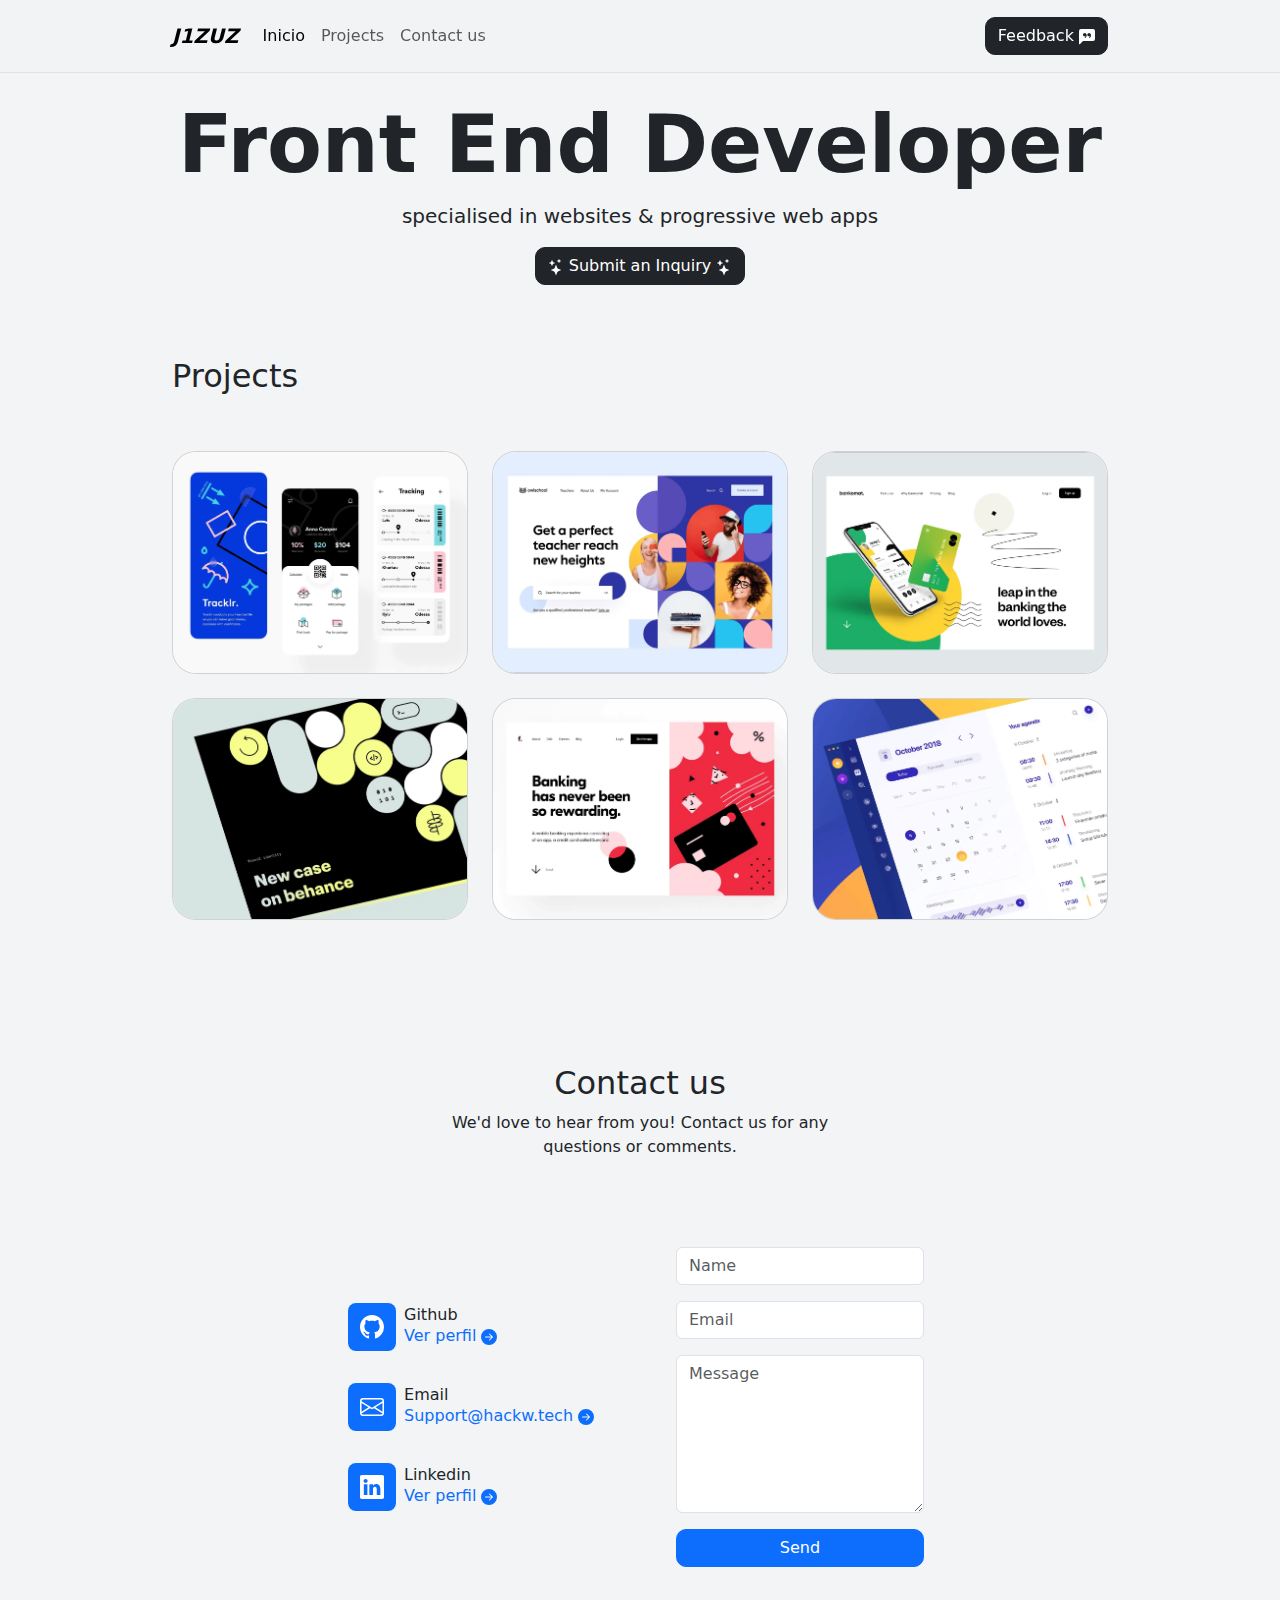
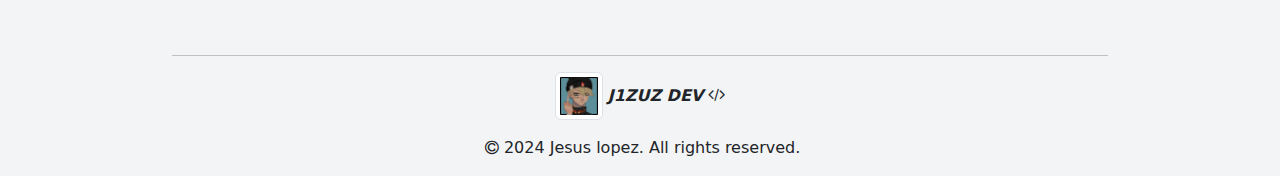
<file: index.html>
<!DOCTYPE html><html data-bs-theme="light" lang="en"><head><meta charset="utf-8"><meta name="viewport" content="width=device-width, initial-scale=1.0, shrink-to-fit=no"><script>if (typeof navigator.serviceWorker !== 'undefined') { navigator.serviceWorker.register('sw.js'); }</script><title>Portafolio - j1zuz</title><meta name="theme-color" content="#000000"><link rel="canonical" href="https://j1zuz.vercel.app/"><meta property="og:url" content="https://j1zuz.vercel.app/"><meta name="twitter:title" content="Portafolio - J1zuz"><meta name="twitter:card" content="summary"><meta name="twitter:image" content="https://j1zuz.vercel.app/assets/img/photo.png"><meta name="description" content="¡Bienvenido a mi portafolio!"><meta property="og:image" content="https://j1zuz.vercel.app/assets/img/open.webp"><meta name="twitter:description" content="¡Bienvenido a mi portafolio!">
			<script type="application/ld+json">{"@context":"http://schema.org","@type":"WebSite","name":"Portafolio - J1zuz","url":"https://j1zuz.vercel.app"}</script><link rel="icon" type="image/jpeg" sizes="640x640" href="/assets/img/photo.png?h=17b375041cf2206777c3c942984cae48"><link rel="icon" type="image/jpeg" sizes="640x640" href="/assets/img/photo.png?h=17b375041cf2206777c3c942984cae48"><link rel="stylesheet" href="https://cdn.jsdelivr.net/npm/bootstrap@5.3.2/dist/css/bootstrap.min.css"><link rel="manifest" href="/manifest.json?h=e434e5bfec3af7dc34dd35e39024ca94" crossorigin="use-credentials"><link rel="stylesheet" href="https://cdnjs.cloudflare.com/ajax/libs/font-awesome/4.7.0/css/font-awesome.min.css"><link rel="stylesheet" href="/assets/css/styles.min.css?h=3d53d7bf59996a6d869aa9df6d1ec8ad"></head><body><!-- Start: Navbar With Button --><nav class="navbar navbar-expand-md sticky-top py-3"><div class="container"><a class="navbar-brand d-flex align-items-center" href="/"><span><strong><em>J1ZUZ</em></strong></span></a><button data-bs-toggle="collapse" class="navbar-toggler" data-bs-target="#navcol-1"><span class="visually-hidden">Toggle navigation</span><span class="navbar-toggler-icon"></span></button><div class="collapse navbar-collapse text-center" id="navcol-1"><ul class="navbar-nav me-auto"><li class="nav-item"><a class="nav-link active" href="#inicio">Inicio</a></li><li class="nav-item"><a class="nav-link" href="#Projects">Projects</a></li><li class="nav-item"><a class="nav-link" href="#Contact-us">Contact us</a></li></ul><button class="btn btn-dark" type="button" data-bs-target="#modal-1" data-bs-toggle="modal">Feedback&nbsp;<svg xmlns="http://www.w3.org/2000/svg" width="1em" height="1em" fill="currentColor" viewBox="0 0 16 16" class="bi bi-chat-left-quote-fill">
  <path d="M0 2a2 2 0 0 1 2-2h12a2 2 0 0 1 2 2v8a2 2 0 0 1-2 2H4.414a1 1 0 0 0-.707.293L.854 15.146A.5.5 0 0 1 0 14.793zm7.194 2.766a1.688 1.688 0 0 0-.227-.272 1.467 1.467 0 0 0-.469-.324l-.008-.004A1.785 1.785 0 0 0 5.734 4C4.776 4 4 4.746 4 5.667c0 .92.776 1.666 1.734 1.666.343 0 .662-.095.931-.26-.137.389-.39.804-.81 1.22a.405.405 0 0 0 .011.59c.173.16.447.155.614-.01 1.334-1.329 1.37-2.758.941-3.706a2.461 2.461 0 0 0-.227-.4zM11 7.073c-.136.389-.39.804-.81 1.22a.405.405 0 0 0 .012.59c.172.16.446.155.613-.01 1.334-1.329 1.37-2.758.942-3.706a2.466 2.466 0 0 0-.228-.4 1.686 1.686 0 0 0-.227-.273 1.466 1.466 0 0 0-.469-.324l-.008-.004A1.785 1.785 0 0 0 10.07 4c-.957 0-1.734.746-1.734 1.667 0 .92.777 1.666 1.734 1.666.343 0 .662-.095.931-.26z"></path>
</svg></button></div></div></nav><!-- End: Navbar With Button --><!-- Start: modal-1 --><div class="modal fade" role="dialog" tabindex="-1" id="modal-1"><div class="modal-dialog modal-dialog-centered" role="document"><div class="modal-content"><div class="modal-header"><h4 class="modal-title">Feedback</h4><button class="btn-close" type="button" aria-label="Close" data-bs-dismiss="modal"></button></div><div class="modal-body"><!-- Start: Contact Form Basic --><section class="position-relative py-4 py-xl-5"><div class="card mb-5"><div class="card-body p-sm-5"><form data-bss-recipient="0071baf768b214a88187fd2b242c2f59" data-bss-subject="Feedback Formulario" data-bss-loading-message="Enviando..." data-bss-success-title="Éxito" data-bss-success-message="Su mensaje ha sido entregado." data-bss-error-title="Ups..." data-bss-error-message="Por favor, rellena los campos obligatorios e inténtalo de nuevo." data-bss-filesize-message="El tamaño total debe ser inferior a 10 megabytes." data-bss-empty-form-message="Por favor complete los campos requeridos y pruebe una ves más." data-bss-close="Cerrar"><!-- Start: Success Example --><div class="mb-3"><input class="form-control" type="text" id="name-2" name="name" required="" minlength="3" maxlength="30" placeholder="Nombre"></div><!-- End: Success Example --><!-- Start: Error Example --><div class="mb-3"><input class="form-control" type="email" id="email-2" name="email" placeholder="Correo electrónico" required="" minlength="10" maxlength="30"></div><!-- End: Error Example --><div class="mb-3"><textarea class="form-control" id="message-2" name="message" rows="6" placeholder="“Escribe tus sugerencias o comentarios aquí…”" required="" minlength="10" maxlength="1000"></textarea></div><div><button class="btn btn-primary bg-primary bg-gradient d-block w-100" type="submit">Enviar</button></div></form></div></div></section><!-- End: Contact Form Basic --></div></div></div></div><!-- End: modal-1 --><section><!-- Start: Hero --><div><!-- Start: Hero content --><div class="text-center d-flex flex-column justify-content-center align-items-center py-4 px-3" id="inicio"><h1 class="display-1 fw-bold">Front End Developer</h1><p class="fs-5">specialised in websites &amp; progressive web apps</p><a class="btn btn-dark" role="button" href="#Contact-us"><svg xmlns="http://www.w3.org/2000/svg" width="1em" height="1em" fill="currentColor" viewBox="0 0 16 16" class="bi bi-stars">
  <path d="M7.657 6.247c.11-.33.576-.33.686 0l.645 1.937a2.89 2.89 0 0 0 1.829 1.828l1.936.645c.33.11.33.576 0 .686l-1.937.645a2.89 2.89 0 0 0-1.828 1.829l-.645 1.936a.361.361 0 0 1-.686 0l-.645-1.937a2.89 2.89 0 0 0-1.828-1.828l-1.937-.645a.361.361 0 0 1 0-.686l1.937-.645a2.89 2.89 0 0 0 1.828-1.828l.645-1.937zM3.794 1.148a.217.217 0 0 1 .412 0l.387 1.162c.173.518.579.924 1.097 1.097l1.162.387a.217.217 0 0 1 0 .412l-1.162.387A1.734 1.734 0 0 0 4.593 5.69l-.387 1.162a.217.217 0 0 1-.412 0L3.407 5.69A1.734 1.734 0 0 0 2.31 4.593l-1.162-.387a.217.217 0 0 1 0-.412l1.162-.387A1.734 1.734 0 0 0 3.407 2.31l.387-1.162zM10.863.099a.145.145 0 0 1 .274 0l.258.774c.115.346.386.617.732.732l.774.258a.145.145 0 0 1 0 .274l-.774.258a1.156 1.156 0 0 0-.732.732l-.258.774a.145.145 0 0 1-.274 0l-.258-.774a1.156 1.156 0 0 0-.732-.732L9.1 2.137a.145.145 0 0 1 0-.274l.774-.258c.346-.115.617-.386.732-.732L10.863.1z"></path>
</svg>&nbsp;Submit an Inquiry&nbsp;<svg xmlns="http://www.w3.org/2000/svg" width="1em" height="1em" fill="currentColor" viewBox="0 0 16 16" class="bi bi-stars">
  <path d="M7.657 6.247c.11-.33.576-.33.686 0l.645 1.937a2.89 2.89 0 0 0 1.829 1.828l1.936.645c.33.11.33.576 0 .686l-1.937.645a2.89 2.89 0 0 0-1.828 1.829l-.645 1.936a.361.361 0 0 1-.686 0l-.645-1.937a2.89 2.89 0 0 0-1.828-1.828l-1.937-.645a.361.361 0 0 1 0-.686l1.937-.645a2.89 2.89 0 0 0 1.828-1.828l.645-1.937zM3.794 1.148a.217.217 0 0 1 .412 0l.387 1.162c.173.518.579.924 1.097 1.097l1.162.387a.217.217 0 0 1 0 .412l-1.162.387A1.734 1.734 0 0 0 4.593 5.69l-.387 1.162a.217.217 0 0 1-.412 0L3.407 5.69A1.734 1.734 0 0 0 2.31 4.593l-1.162-.387a.217.217 0 0 1 0-.412l1.162-.387A1.734 1.734 0 0 0 3.407 2.31l.387-1.162zM10.863.099a.145.145 0 0 1 .274 0l.258.774c.115.346.386.617.732.732l.774.258a.145.145 0 0 1 0 .274l-.774.258a1.156 1.156 0 0 0-.732.732l-.258.774a.145.145 0 0 1-.274 0l-.258-.774a1.156 1.156 0 0 0-.732-.732L9.1 2.137a.145.145 0 0 1 0-.274l.774-.258c.346-.115.617-.386.732-.732L10.863.1z"></path>
</svg></a></div><!-- End: Hero content --></div><!-- End: Hero --></section><!-- Start: proyectos --><section class="py-4 py-xl-5"><div class="container"><h2 id="Projects">Projects</h2><div class="row row-cols-1 row-cols-md-2 row-cols-xl-3 py-5 projects"><div class="col"><div class="card"><img class="card-img w-100 d-block" src="/assets/img/project-1.webp?h=530edd4d403f298c261b4caf790b484e" alt="project-1" width="294" height="221"></div></div><div class="col"><div class="card"><img class="card-img w-100 d-block" src="/assets/img/project-2.webp?h=e169de61ae5593716a8031a31a32d496" alt="project-2" width="294" height="221"></div></div><div class="col"><div class="card"><img class="card-img w-100 d-block" src="/assets/img/project-3.webp?h=445ce54076ba24e922d124338e91c395" alt="project-3" height="221" width="294"></div></div><div class="col"><div class="card"><img class="card-img w-100 d-block" src="/assets/img/project-4.webp?h=f4de34f4eba90f9998b54818f43e8db9" alt="project-4" width="294" height="220"></div></div><div class="col"><div class="card"><img class="card-img w-100 d-block" src="/assets/img/project-5.webp?h=fe1d4c99b609e74bd2175cbf811cddd5" alt="project-5" width="294" height="220"></div></div><div class="col"><div class="card"><img class="card-img w-100 d-block" src="/assets/img/project-6.webp?h=404b4fc68481ab8f6092092dbea773a1" alt="project-6" width="294" height="220"></div></div></div></div></section><!-- End: proyectos --><!-- Start: Contact Details --><section class="position-relative py-4 py-xl-5"><div class="container position-relative"><div class="row mb-5" id="Contact-us"><div class="col-md-8 col-xl-6 text-center mx-auto"><h2>Contact us</h2><p class="w-lg-50">We'd love to hear from you! Contact us for any questions or comments.</p></div></div><div class="row d-flex justify-content-center"><div class="col-md-6 col-lg-4 col-xl-4"><div class="d-flex flex-column justify-content-center align-items-start h-100"><div class="d-flex align-items-center p-3"><div class="bs-icon-md bs-icon-rounded bs-icon-primary d-flex flex-shrink-0 justify-content-center align-items-center d-inline-block bs-icon"><svg xmlns="http://www.w3.org/2000/svg" width="1em" height="1em" fill="currentColor" viewBox="0 0 16 16" class="bi bi-github">
  <path d="M8 0C3.58 0 0 3.58 0 8c0 3.54 2.29 6.53 5.47 7.59.4.07.55-.17.55-.38 0-.19-.01-.82-.01-1.49-2.01.37-2.53-.49-2.69-.94-.09-.23-.48-.94-.82-1.13-.28-.15-.68-.52-.01-.53.63-.01 1.08.58 1.23.82.72 1.21 1.87.87 2.33.66.07-.52.28-.87.51-1.07-1.78-.2-3.64-.89-3.64-3.95 0-.87.31-1.59.82-2.15-.08-.2-.36-1.02.08-2.12 0 0 .67-.21 2.2.82.64-.18 1.32-.27 2-.27.68 0 1.36.09 2 .27 1.53-1.04 2.2-.82 2.2-.82.44 1.1.16 1.92.08 2.12.51.56.82 1.27.82 2.15 0 3.07-1.87 3.75-3.65 3.95.29.25.54.73.54 1.48 0 1.07-.01 1.93-.01 2.2 0 .21.15.46.55.38A8.012 8.012 0 0 0 16 8c0-4.42-3.58-8-8-8"></path>
</svg></div><div class="px-2"><h6 class="mb-0">Github&nbsp;</h6><p class="mb-0"><a href="https://github.com/j1zuzx" target="_blank">Ver perfil&nbsp;<svg xmlns="http://www.w3.org/2000/svg" width="1em" height="1em" fill="currentColor" viewBox="0 0 16 16" class="bi bi-arrow-right-circle-fill">
  <path d="M8 0a8 8 0 1 1 0 16A8 8 0 0 1 8 0M4.5 7.5a.5.5 0 0 0 0 1h5.793l-2.147 2.146a.5.5 0 0 0 .708.708l3-3a.5.5 0 0 0 0-.708l-3-3a.5.5 0 1 0-.708.708L10.293 7.5z"></path>
</svg></a></p><p class="mb-0"></p></div></div><div class="d-flex align-items-center p-3"><div class="bs-icon-md bs-icon-rounded bs-icon-primary d-flex flex-shrink-0 justify-content-center align-items-center d-inline-block bs-icon"><svg xmlns="http://www.w3.org/2000/svg" width="1em" height="1em" fill="currentColor" viewBox="0 0 16 16" class="bi bi-envelope">
  <path d="M0 4a2 2 0 0 1 2-2h12a2 2 0 0 1 2 2v8a2 2 0 0 1-2 2H2a2 2 0 0 1-2-2zm2-1a1 1 0 0 0-1 1v.217l7 4.2 7-4.2V4a1 1 0 0 0-1-1zm13 2.383-4.708 2.825L15 11.105zm-.034 6.876-5.64-3.471L8 9.583l-1.326-.795-5.64 3.47A1 1 0 0 0 2 13h12a1 1 0 0 0 .966-.741M1 11.105l4.708-2.897L1 5.383z"></path>
</svg></div><div class="px-2"><h6 class="mb-0">Email</h6><p class="mb-0"><a href="mailto:support@hackw.tech" target="_blank">Support@hackw.tech&nbsp;<svg xmlns="http://www.w3.org/2000/svg" width="1em" height="1em" fill="currentColor" viewBox="0 0 16 16" class="bi bi-arrow-right-circle-fill">
  <path d="M8 0a8 8 0 1 1 0 16A8 8 0 0 1 8 0M4.5 7.5a.5.5 0 0 0 0 1h5.793l-2.147 2.146a.5.5 0 0 0 .708.708l3-3a.5.5 0 0 0 0-.708l-3-3a.5.5 0 1 0-.708.708L10.293 7.5z"></path>
</svg></a></p></div></div><div class="d-flex align-items-center p-3"><div class="bs-icon-md bs-icon-rounded bs-icon-primary d-flex flex-shrink-0 justify-content-center align-items-center d-inline-block bs-icon"><svg xmlns="http://www.w3.org/2000/svg" width="1em" height="1em" fill="currentColor" viewBox="0 0 16 16" class="bi bi-linkedin">
  <path d="M0 1.146C0 .513.526 0 1.175 0h13.65C15.474 0 16 .513 16 1.146v13.708c0 .633-.526 1.146-1.175 1.146H1.175C.526 16 0 15.487 0 14.854V1.146zm4.943 12.248V6.169H2.542v7.225h2.401m-1.2-8.212c.837 0 1.358-.554 1.358-1.248-.015-.709-.52-1.248-1.342-1.248-.822 0-1.359.54-1.359 1.248 0 .694.521 1.248 1.327 1.248h.016zm4.908 8.212V9.359c0-.216.016-.432.08-.586.173-.431.568-.878 1.232-.878.869 0 1.216.662 1.216 1.634v3.865h2.401V9.25c0-2.22-1.184-3.252-2.764-3.252-1.274 0-1.845.7-2.165 1.193v.025h-.016a5.54 5.54 0 0 1 .016-.025V6.169h-2.4c.03.678 0 7.225 0 7.225h2.4"></path>
</svg></div><div class="px-2"><h6 class="mb-0">Linkedin</h6><p class="mb-0"><a href="https://www.linkedin.com/in/jesus-lopez-33743b192" target="_blank">Ver perfil&nbsp;<svg xmlns="http://www.w3.org/2000/svg" width="1em" height="1em" fill="currentColor" viewBox="0 0 16 16" class="bi bi-arrow-right-circle-fill">
  <path d="M8 0a8 8 0 1 1 0 16A8 8 0 0 1 8 0M4.5 7.5a.5.5 0 0 0 0 1h5.793l-2.147 2.146a.5.5 0 0 0 .708.708l3-3a.5.5 0 0 0 0-.708l-3-3a.5.5 0 1 0-.708.708L10.293 7.5z"></path>
</svg></a></p></div></div></div></div><div class="col-md-6 col-lg-5 col-xl-4"><div><form class="p-3 p-xl-4" data-bss-recipient="0071baf768b214a88187fd2b242c2f59" data-bss-subject="Contact Portafolio"><!-- Start: Success Example --><div class="mb-3"><input class="form-control" type="text" id="name-1" name="name" placeholder="Name" required="" minlength="1" maxlength="20"></div><!-- End: Success Example --><!-- Start: Error Example --><div class="mb-3"><input class="form-control" type="email" id="email-1" name="email" placeholder="Email" required="" minlength="1" maxlength="30"></div><!-- End: Error Example --><div class="mb-3"><textarea class="form-control" id="message-1" name="message" rows="6" placeholder="Message" required="" minlength="1" maxlength="500"></textarea></div><div><button class="btn btn-primary d-block w-100" type="submit">Send </button></div></form></div></div></div></div></section><!-- End: Contact Details --><!-- Start: Footer --><div class="container text-center"><div class="row"><div class="col-md-12"><hr><p><img class="img-thumbnail img-fluid" alt="j1zuz" src="/assets/img/user.webp?h=129e4c7d14853e332e9963285ae570f9" height="48" width="48">&nbsp;<strong><em>J1ZUZ DEV</em></strong>&nbsp;<i class="fa fa-code"></i></p></div></div><div class="row"><div class="col-md-12 d-lg-flex justify-content-lg-center"><p><span style="color: rgb(100, 116, 139);">&nbsp;</span><i class="fa fa-copyright"></i>&nbsp;2024 Jesus lopez. All rights reserved.</p></div></div></div><!-- End: Footer --><script src="https://cdn.jsdelivr.net/npm/bootstrap@5.3.2/dist/js/bootstrap.bundle.min.js"></script><script src="/assets/js/script.min.js?h=36d93335838b61a5521652a0a8db02e8"></script></body></html>
</file>
<file: assets/css/styles.min.css>
body{background:#f3f4f5}.btn{border-radius:10px}.navbar{background:rgba(241,242,244,.8);border-bottom:1px solid #dfe3e7}.navbar-nav{--bs-nav-link-padding-x:0;--bs-nav-link-padding-y:0.5rem;--bs-nav-link-color:var(--bs-navbar-color);--bs-nav-link-hover-color:#000000;--bs-nav-link-disabled-color:var(--bs-navbar-disabled-color);display:flex;flex-direction:column;padding-left:0;margin-bottom:0;list-style:none}a{text-decoration:none}.bs-icon{--bs-icon-size:.75rem;display:flex;flex-shrink:0;justify-content:center;align-items:center;font-size:var(--bs-icon-size);width:calc(var(--bs-icon-size) * 2);height:calc(var(--bs-icon-size) * 2);color:var(--bs-primary)}.bs-icon-md{--bs-icon-size:1.5rem}.bs-icon.bs-icon-primary{color:var(--bs-white);background:var(--bs-primary)}.bs-icon.bs-icon-rounded{border-radius:.5rem}.card{overflow:hidden;border-radius:24px;object-fit:cover}.container{height:100%;max-width:960px}.projects{--bs-gutter-y:1.5rem}
</file>
